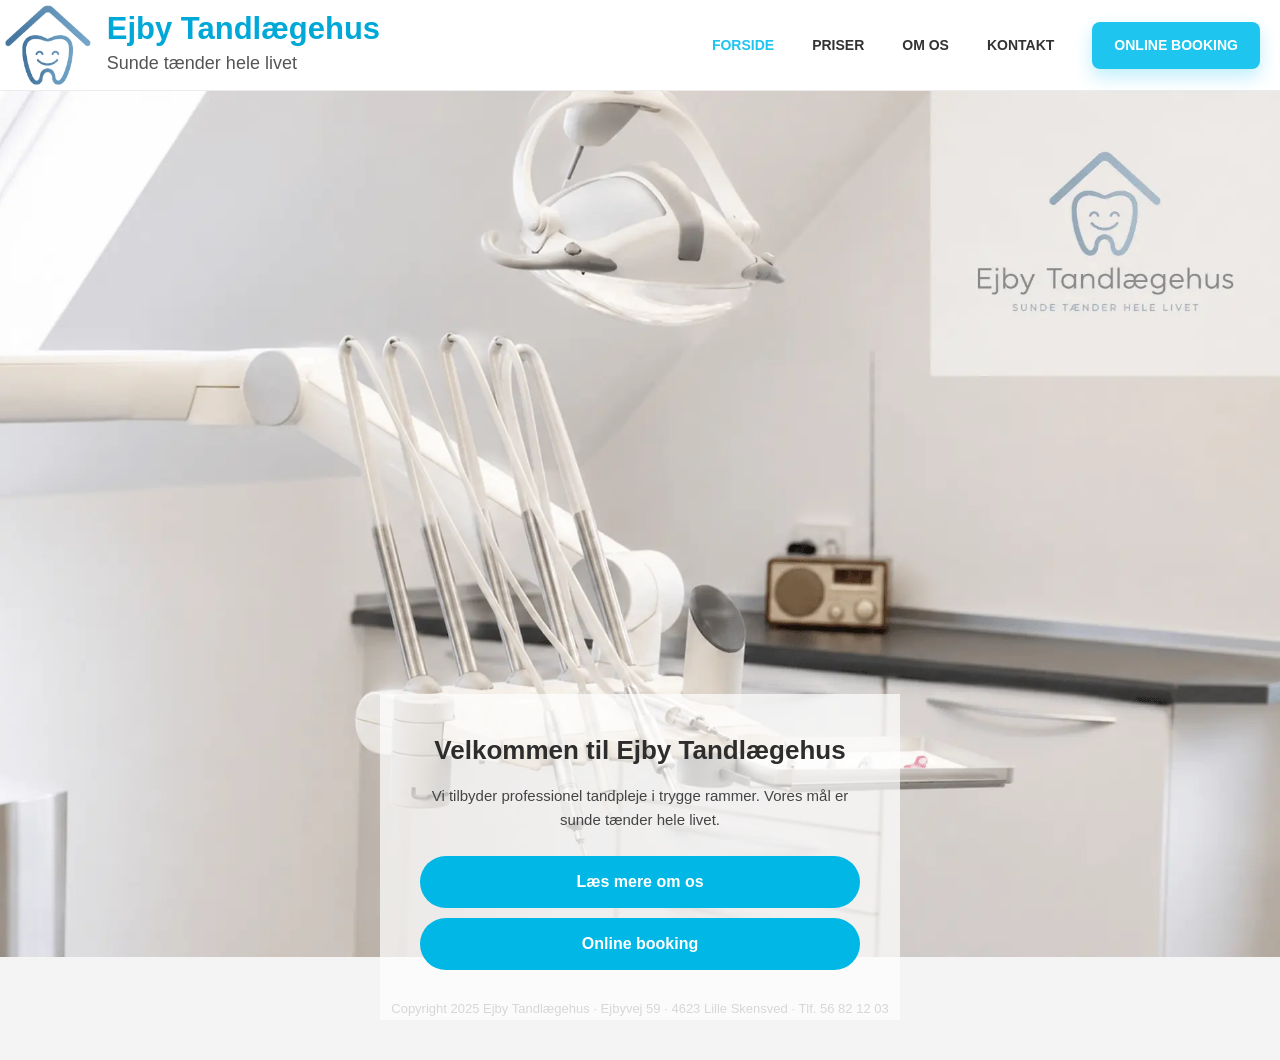
<file: index.html>
<!doctype html>
<html lang="da">
  <head>
    <meta charset="UTF-8" />
    <meta name="viewport" content="width=device-width, initial-scale=1.0" />
    <title>Ejbytandklinik</title>
    <link rel="stylesheet" href="css/style.css" />
    <meta name="robots" content="noindex, nofollow" />
    <link rel="icon" type="image/png" href="imgs/nytlogo.png" />
  </head>

  <body>
    <header>
      <div class="header-container header-inner">
        <div class="logo">
          <div>
            <a href="index.html">
              <img src="imgs/nytlogo.png" alt="Ejby Tandlægehus logo" />
            </a>
          </div>

          <div class="logo-text">
            <h1>Ejby Tandlægehus</h1>
            <p>Sunde tænder hele livet</p>
          </div>
        </div>

        <nav>
          <a href="index.html" class="active">Forside</a>
          <a href="priser.html">Priser</a>
          <a href="om-os.html">Om os</a>
          <a href="kontakt.html">Kontakt</a>
          <a href="booking.html" class="booking-btn">Online Booking</a>
        </nav>

        <div class="mobile-toggle">
          <span></span>
          <span></span>
          <span></span>
        </div>
      </div>
    </header>

    <main>
      <section class="hero-banner">
        <img src="Galleri/Frame 6.webp" alt="Tandklinik" />

        <div class="hero-card">
          <h2>Velkommen til Ejby Tandlægehus</h2>

          <p>Vi tilbyder professionel tandpleje i trygge rammer. Vores mål er sunde tænder hele livet.</p>

          <div class="hero-buttons">
            <a href="om-os.html" class="primary-btn">Læs mere om os</a>
            <a href="booking.html" class="primary-btn">Online booking</a>
          </div>
        </div>
      </section>
    </main>
    <footer>
      <p>Copyright 2025 Ejby Tandlægehus · Ejbyvej 59 · 4623 Lille Skensved · Tlf. 56 82 12 03</p>
    </footer>
    <script>
      const toggle = document.querySelector(".mobile-toggle");
      const nav = document.querySelector("nav");

      toggle.addEventListener("click", () => {
        nav.classList.toggle("active");
      });
    </script>
  </body>
</html>
</file>
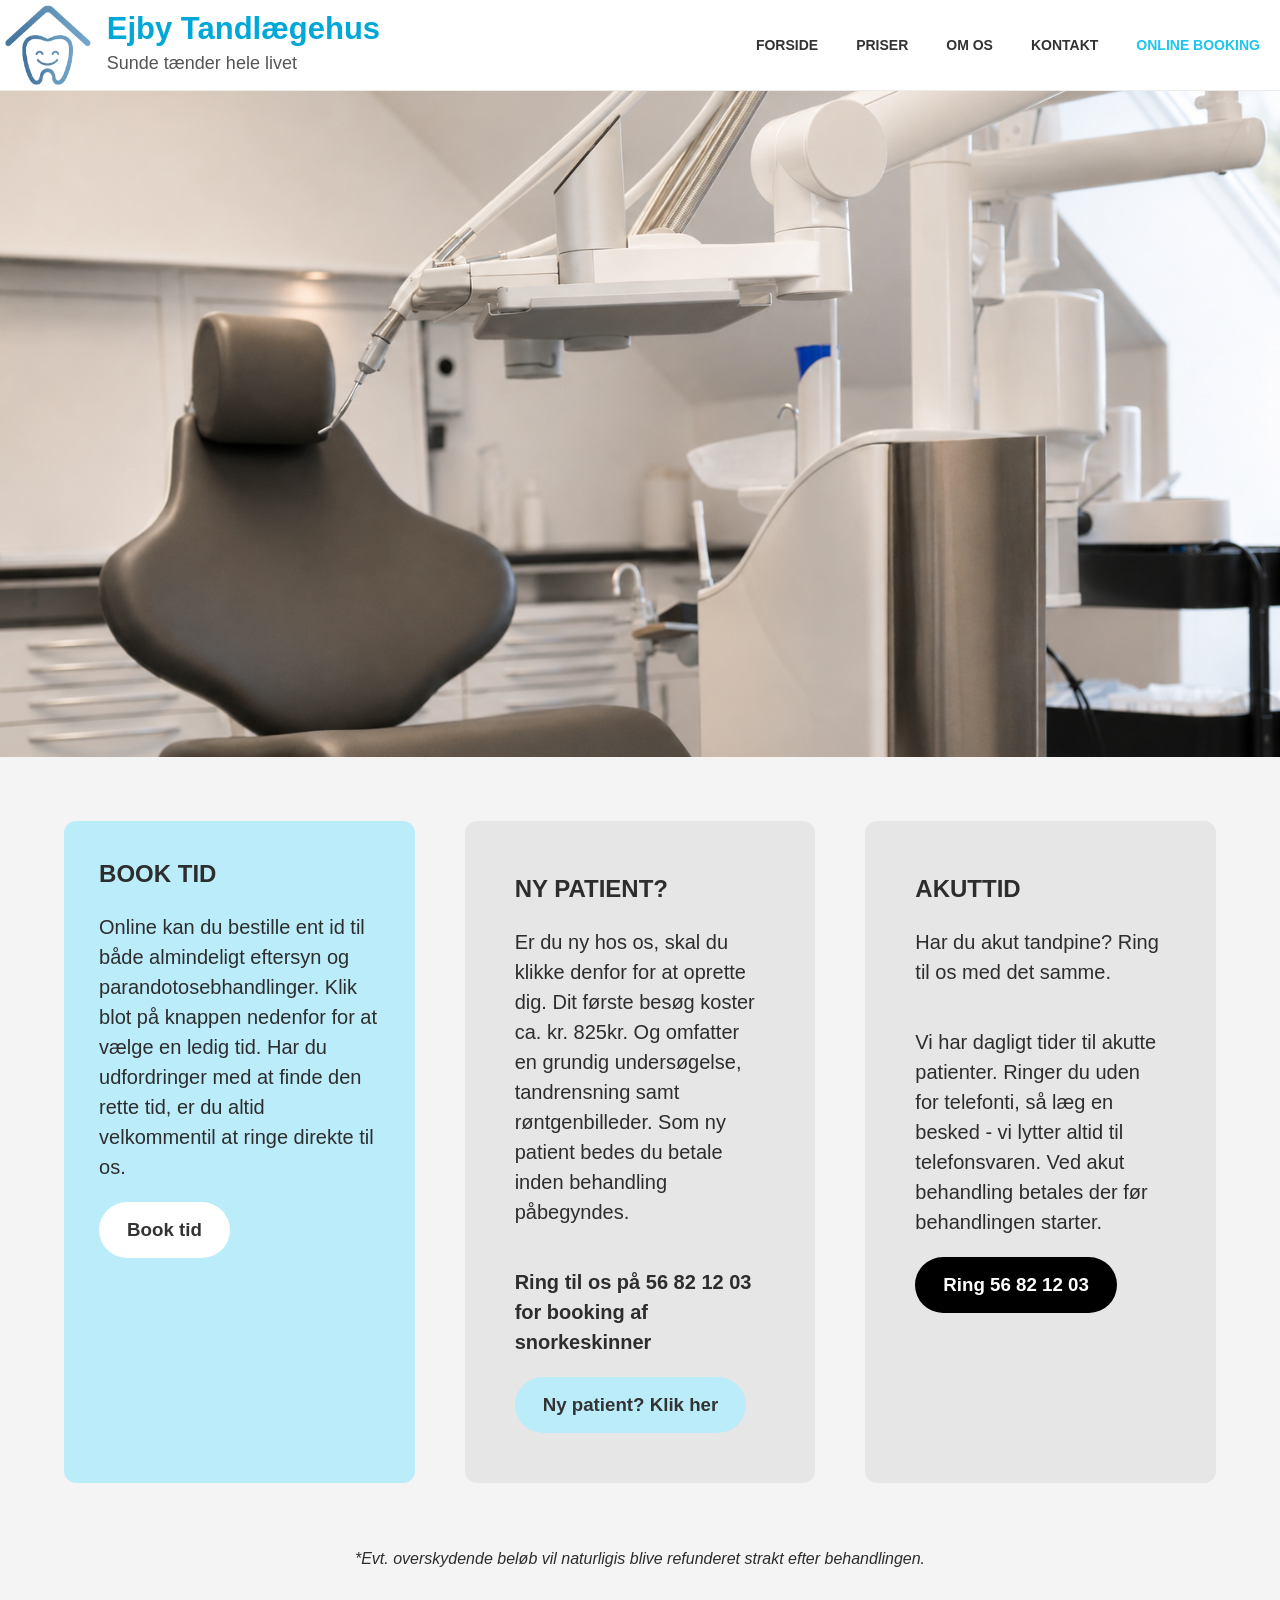
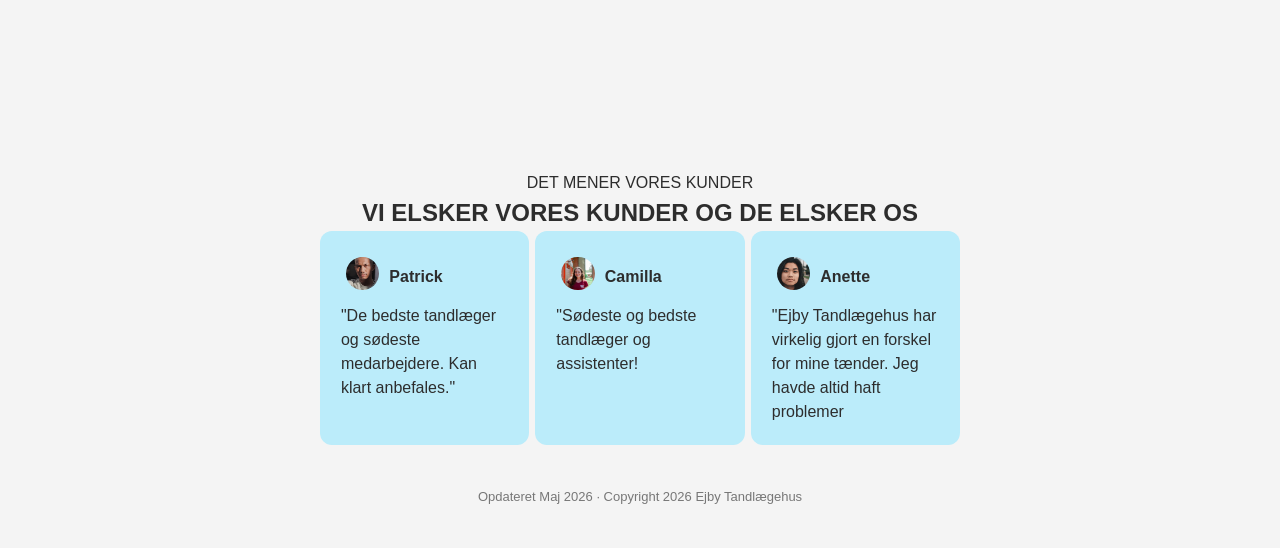
<file: booking.html>
<!doctype html>
<html lang="en">
  <head>
    <meta charset="UTF-8" />
    <meta name="viewport" content="width=device-width, initial-scale=1.0" />
    <title>Booking</title>
    <link rel="stylesheet" href="css/style.css" />
    <link rel="stylesheet" href="css/booking.css" />
    <meta name="robots" content="noindex, nofollow">
    <link rel="icon" type="image/png" href="imgs/nytlogo.png" />

  </head>

  <body>
    <header>
      <div class="header-container header-inner">
        <div class="logo">
          <div>
            <a href="index.html"> 
              <img src="imgs/nytlogo.png" alt="Ejby Tandlægehus logo" />
            </a>
          </div>

          <div class="logo-text">
            <h1>Ejby Tandlægehus</h1>
            <p>Sunde tænder hele livet</p>
          </div>
        </div>

        <nav>
          <a href="index.html">Forside</a>
          <a href="priser.html">Priser</a>
          <a href="om-os.html">Om os</a>
          <a href="kontakt.html">Kontakt</a>
          <a href="booking.html"  class="active" class="booking-btn">Online Booking</a>
        </nav>

        <div class="mobile-toggle">
          <span></span>
          <span></span>
          <span></span>
        </div>
      </div>
    </header>

    <main>
<div class="hero">
<img src="imgs/booking.png" alt="venteværelse med læge og patient" />
</div>



    <div class="grid3-1">

      <div class="gridblue">
        <h2>BOOK TID</h2>
        <p>Online kan du bestille ent id til både almindeligt eftersyn og parandotosebhandlinger. Klik blot på knappen nedenfor for at vælge en ledig tid. Har du udfordringer med at finde den rette tid, er du altid velkommentil at ringe direkte til os.</p>
        <div class="book-btn"><h3>Book tid</h3></div>
      </div>


      <div class="gridgray">
        <h2>NY PATIENT?</h2>
        <p>Er du ny hos os, skal du klikke denfor for at oprette dig. Dit første besøg koster ca. kr. 825kr. Og omfatter en grundig undersøgelse, tandrensning samt røntgenbilleder. Som ny patient bedes du betale inden behandling påbegyndes.
      </p>
      <p class="bold">Ring til os på 56 82 12 03 for booking af snorkeskinner</p>
      <div class="patient-btn">
        <h3> Ny patient? Klik her</h3>
      </div>
      </div>


      <div class="gridgray">
        <h2>AKUTTID</h2>
        <p>Har du akut tandpine? Ring til os med det samme.</p>
        <p>Vi har dagligt tider til akutte patienter. Ringer du uden for telefonti, så læg en besked - vi lytter altid til telefonsvaren. Ved akut behandling betales der før behandlingen starter.</p>
        <div class="akut-btn">
          <h3>Ring 56 82 12 03</h3>
        </div>

      </div>

    </div>

    <div class="cursive">
      <p class="center">
        *Evt. overskydende beløb vil naturligis blive refunderet strakt efter behandlingen. 
      </p>
    </div>






    <section class="space-top">

      <div class="center">

        <div>
        <p>DET MENER VORES KUNDER</p>
      </div>

      <div>
        <h1>VI ELSKER VORES KUNDER OG DE ELSKER OS</h1>
      </div>

      <div class="grid-reviews">

        <div class="review-card">
        <section class="flex">
          <img src="imgs/pb3.webp" alt="anmeldelse" />
          <p class="bold">Patrick</p>
        </section>
          <p>"De bedste tandlæger og sødeste medarbejdere. Kan klart anbefales." </p>
      </div>

        <div class="review-card">
        <section class="flex">
          <img src="imgs/pb2.jpg" alt="anmeldelse" />
          <p class="bold">Camilla</p>
        </section>
          <p>"Sødeste og bedste tandlæger og assistenter! </p>
      </div>
      
      <div class="review-card">
        <section class="flex">
          <img src="imgs/pb1.webp" alt="anmeldelse" />
          <p class="bold">Anette</p>
        </section>
          <p>"Ejby Tandlægehus har virkelig gjort en forskel for mine tænder. Jeg havde altid haft problemer </p>
      </div>
    
    
    
    </div>
    
    </section>







    </main>

    <footer>Opdateret Maj 2026 · Copyright 2026 Ejby Tandlægehus</footer>
        <script>
      const toggle = document.querySelector(".mobile-toggle");
      const nav = document.querySelector("nav");

      toggle.addEventListener("click", () => {
        nav.classList.toggle("active");
      });
    </script>
  </body>
</html>
</file>
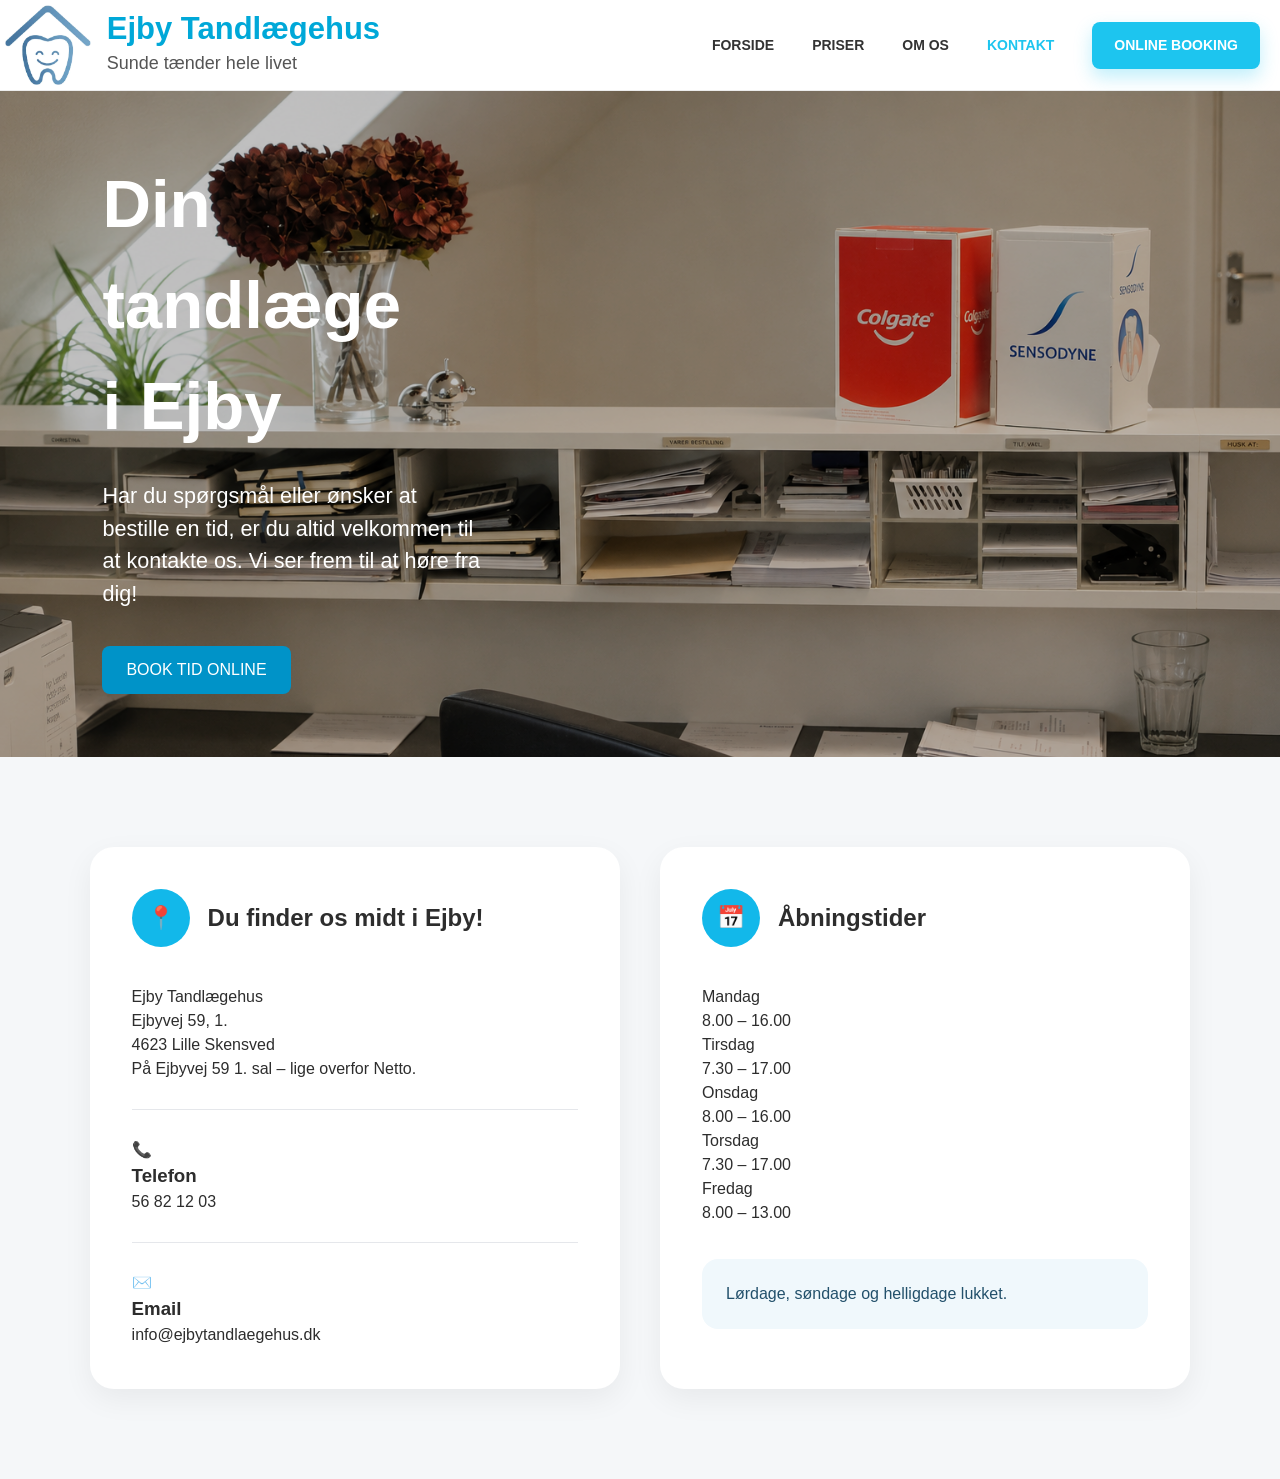
<file: kontakt.html>
<!doctype html>
<html lang="da">
  <head>
    <meta charset="UTF-8" />
    <meta name="viewport" content="width=device-width, initial-scale=1.0" />
    <title>Kontakt</title>
    <link rel="stylesheet" href="css/style.css" />
    <link rel="stylesheet" href="css/kontakt.css" />
    <meta name="robots" content="noindex, nofollow">
    <link rel="icon" type="image/png" href="imgs/nytlogo.png" />

  </head>

  <body>
    <header>
      <div class="header-container header-inner">
        <div class="logo">
          <div>
            <a href="index.html"> 
              <img src="imgs/nytlogo.png" alt="Ejby Tandlægehus logo" />
            </a>
          </div>

          <div class="logo-text">
            <h1>Ejby Tandlægehus</h1>
            <p>Sunde tænder hele livet</p>
          </div>
        </div>

        <nav>
          <a href="index.html">Forside</a>
          <a href="priser.html">Priser</a>
          <a href="om-os.html">Om os</a>
          <a href="kontakt.html" class="active">Kontakt</a>
          <a href="booking.html" class="booking-btn">Online Booking</a>
        </nav>

        <div class="mobile-toggle">
          <span></span>
          <span></span>
          <span></span>
        </div>
      </div>
    </header>

    <section class="hero2">
      <img src="imgs/kontakt1.png" alt="venteværelse med læge og patient" />

      <div class="hero2-overlay"></div>

      <div class="hero2-content">
        <h1>Din tandlæge<br />i Ejby</h1>

        <p>Har du spørgsmål eller ønsker at bestille en tid, er du altid velkommen til at kontakte os. Vi ser frem til at høre fra dig!</p>

        <a href="booking.html" class="hero2-btn">BOOK TID ONLINE</a>
      </div>
    </section>

    <section class="contact-section">
      <div class="contact-grid">
      <div class="info-card">
        <div class="card-title">
           <div class="icon-circle">
            📍
            </div>

            <h2>Du finder os midt i Ejby!</h2>
        </div>
        <p>
          Ejby Tandlægehus<br />
          Ejbyvej 59, 1.<br />
          4623 Lille Skensved
        </p>

        <p>
          På Ejbyvej 59 1. sal – lige overfor Netto.
        </p>

        <div class="info-line"></div>

        <div class="contact-item">
          <span>📞</span>

          <div>
            <h3>Telefon</h3>
            <p>56 82 12 03</p>
          </div>
        </div>

        <div class="info-line"></div>

        <div class="contact-item">
          <span>✉️</span>

          <div>
            <h3>Email</h3>
            <p>info@ejbytandlaegehus.dk</p>
          </div>
        </div>
      </div>
  

    <!-- OPENING HOURS -->
    <div class="info-card">
      <div class="card-title">
        <div class="icon-circle">
          📅
        </div>

        <h2>Åbningstider</h2>
      </div>

      <div class="opening-hours">
        <div>
          <p>Mandag</p>
          <p>8.00 – 16.00</p>
        </div>

        <div>
          <p>Tirsdag</p>
          <p>7.30 – 17.00</p>
        </div>

        <div>
          <p>Onsdag</p>
          <p>8.00 – 16.00</p>
        </div>

        <div>
          <p>Torsdag</p>
          <p>7.30 – 17.00</p>
        </div>

        <div>
          <p>Fredag</p>
          <p>8.00 – 13.00</p>
        </div>
      </div>

      <div class="closed-box">
        <p>Lørdage, søndage og helligdage lukket.</p>
      </div>
    </div>
  </div>
  </div>
</section>
    <script>
      const toggle = document.querySelector(".mobile-toggle");
      const nav = document.querySelector("nav");

      toggle.addEventListener("click", () => {
        nav.classList.toggle("active");
      });
    </script>
  </body>
</html>
</file>
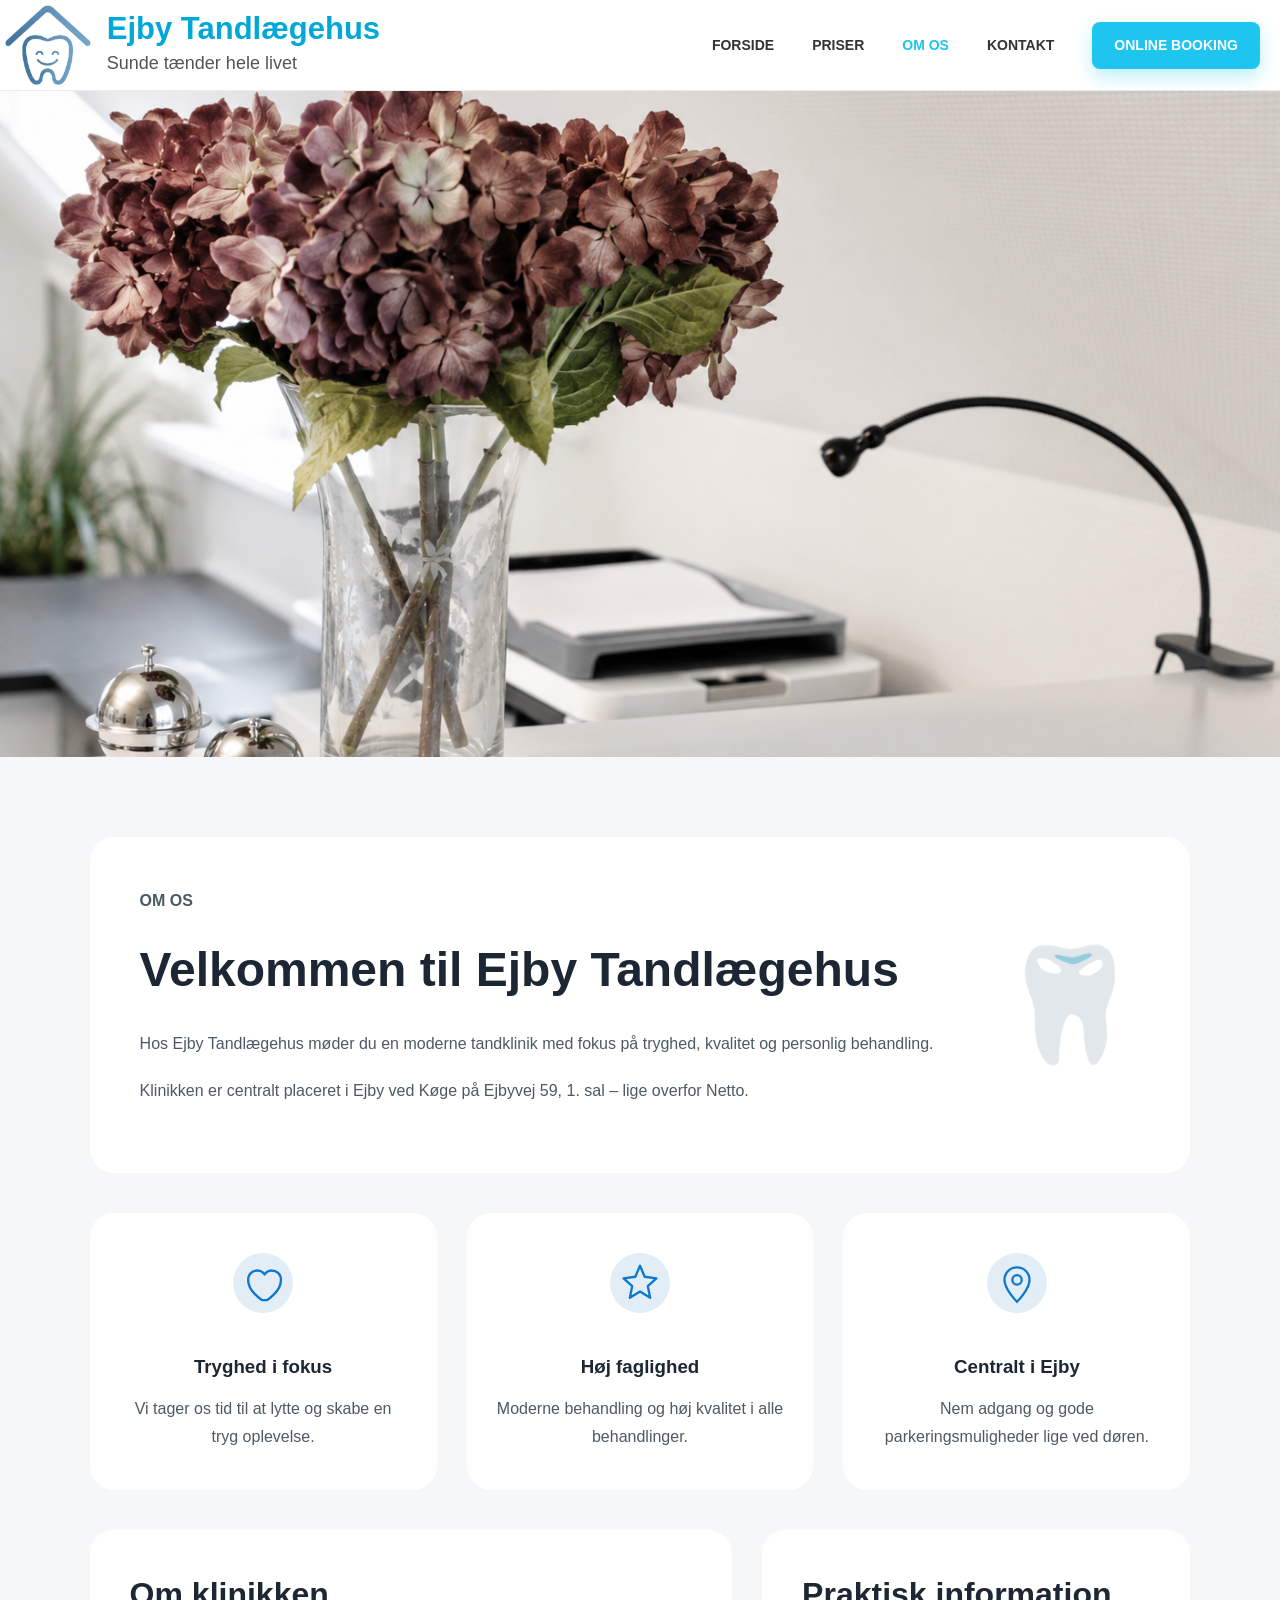
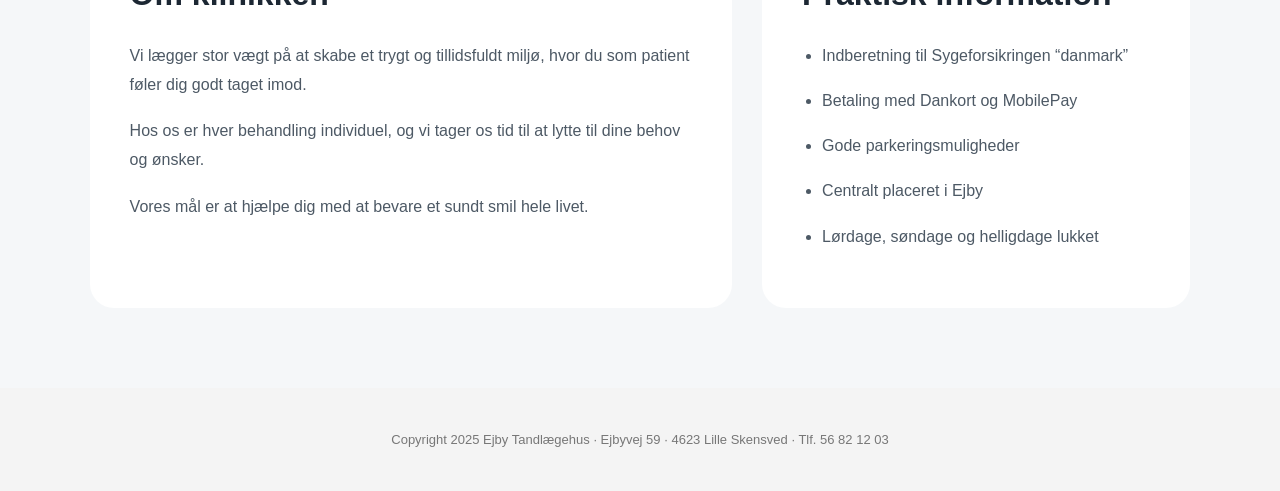
<file: om-os.html>
<!doctype html>
<html lang="da">
  <head>
    <meta charset="UTF-8" />
    <meta name="viewport" content="width=device-width, initial-scale=1.0" />
    <title>Om os</title>
    <link rel="stylesheet" href="css/style.css" />
    <link rel="stylesheet" href="css/om-os.css" />
    <meta name="robots" content="noindex, nofollow" />
    <link rel="icon" type="image/png" href="imgs/nytlogo.png" />
  </head>
  <header>
    <div class="header-container header-inner">
      <div class="logo">
        <div>
          <a href="index.html">
            <img src="imgs/nytlogo.png" alt="Ejby Tandlægehus logo" />
          </a>
        </div>

        <div class="logo-text">
          <h1>Ejby Tandlægehus</h1>
          <p>Sunde tænder hele livet</p>
        </div>
      </div>

      <nav>
        <a href="index.html">Forside</a>
        <a href="priser.html">Priser</a>
        <a href="om-os.html" class="active">Om os</a>
        <a href="kontakt.html">Kontakt</a>
        <a href="booking.html" class="booking-btn">Online Booking</a>
      </nav>

      <div class="mobile-toggle">
        <span></span>
        <span></span>
        <span></span>
      </div>
    </div>
  </header>
  <body>
    <section class="hero">
      <img src="imgs/om-os.png" alt="bookingbillede" />
    </section>

    <section class="about-section">
      <div class="about-container">
        <!-- INTRO -->
        <div class="intro-box">
          <div class="intro-text">
            <p class="small-title">OM OS</p>

            <h2>Velkommen til Ejby Tandlægehus</h2>

            <p>Hos Ejby Tandlægehus møder du en moderne tandklinik med fokus på tryghed, kvalitet og personlig behandling.</p>

            <p>Klinikken er centralt placeret i Ejby ved Køge på Ejbyvej 59, 1. sal – lige overfor Netto.</p>
          </div>

          <div class="intro-icon">🦷</div>
        </div>

        <!-- CARDS -->
        <div class="value-grid">
          <div class="value-card">
            <div class="value-icon">
              <img src="icons/heart.svg" alt="Heart icon" class="icon" />
            </div>

            <h3>Tryghed i fokus</h3>

            <p>Vi tager os tid til at lytte og skabe en tryg oplevelse.</p>
          </div>

          <div class="value-card">
            <div class="value-icon">
              <img src="icons/star.svg" alt="Star icon" class="icon" />
            </div>

            <h3>Høj faglighed</h3>

            <p>Moderne behandling og høj kvalitet i alle behandlinger.</p>
          </div>

          <div class="value-card">
            <div class="value-icon">
              <img src="icons/location-icon.svg" alt="Location icon" class="icon" />
            </div>

            <h3>Centralt i Ejby</h3>

            <p>Nem adgang og gode parkeringsmuligheder lige ved døren.</p>
          </div>
        </div>

        <!-- CONTENT -->
        <div class="content-grid">
          <div class="content-box">
            <h3>Om klinikken</h3>

            <p>Vi lægger stor vægt på at skabe et trygt og tillidsfuldt miljø, hvor du som patient føler dig godt taget imod.</p>

            <p>Hos os er hver behandling individuel, og vi tager os tid til at lytte til dine behov og ønsker.</p>

            <p>Vores mål er at hjælpe dig med at bevare et sundt smil hele livet.</p>
          </div>

          <div class="content-box">
            <h3>Praktisk information</h3>

            <ul>
              <li>Indberetning til Sygeforsikringen “danmark”</li>
              <li>Betaling med Dankort og MobilePay</li>
              <li>Gode parkeringsmuligheder</li>
              <li>Centralt placeret i Ejby</li>
              <li>Lørdage, søndage og helligdage lukket</li>
            </ul>
          </div>
        </div>
      </div>
    </section>

    <footer>
      <p>Copyright 2025 Ejby Tandlægehus · Ejbyvej 59 · 4623 Lille Skensved · Tlf. 56 82 12 03</p>
    </footer>
    <script>
      const toggle = document.querySelector(".mobile-toggle");
      const nav = document.querySelector("nav");

      toggle.addEventListener("click", () => {
        nav.classList.toggle("active");
      });
    </script>
  </body>
</html>
</file>
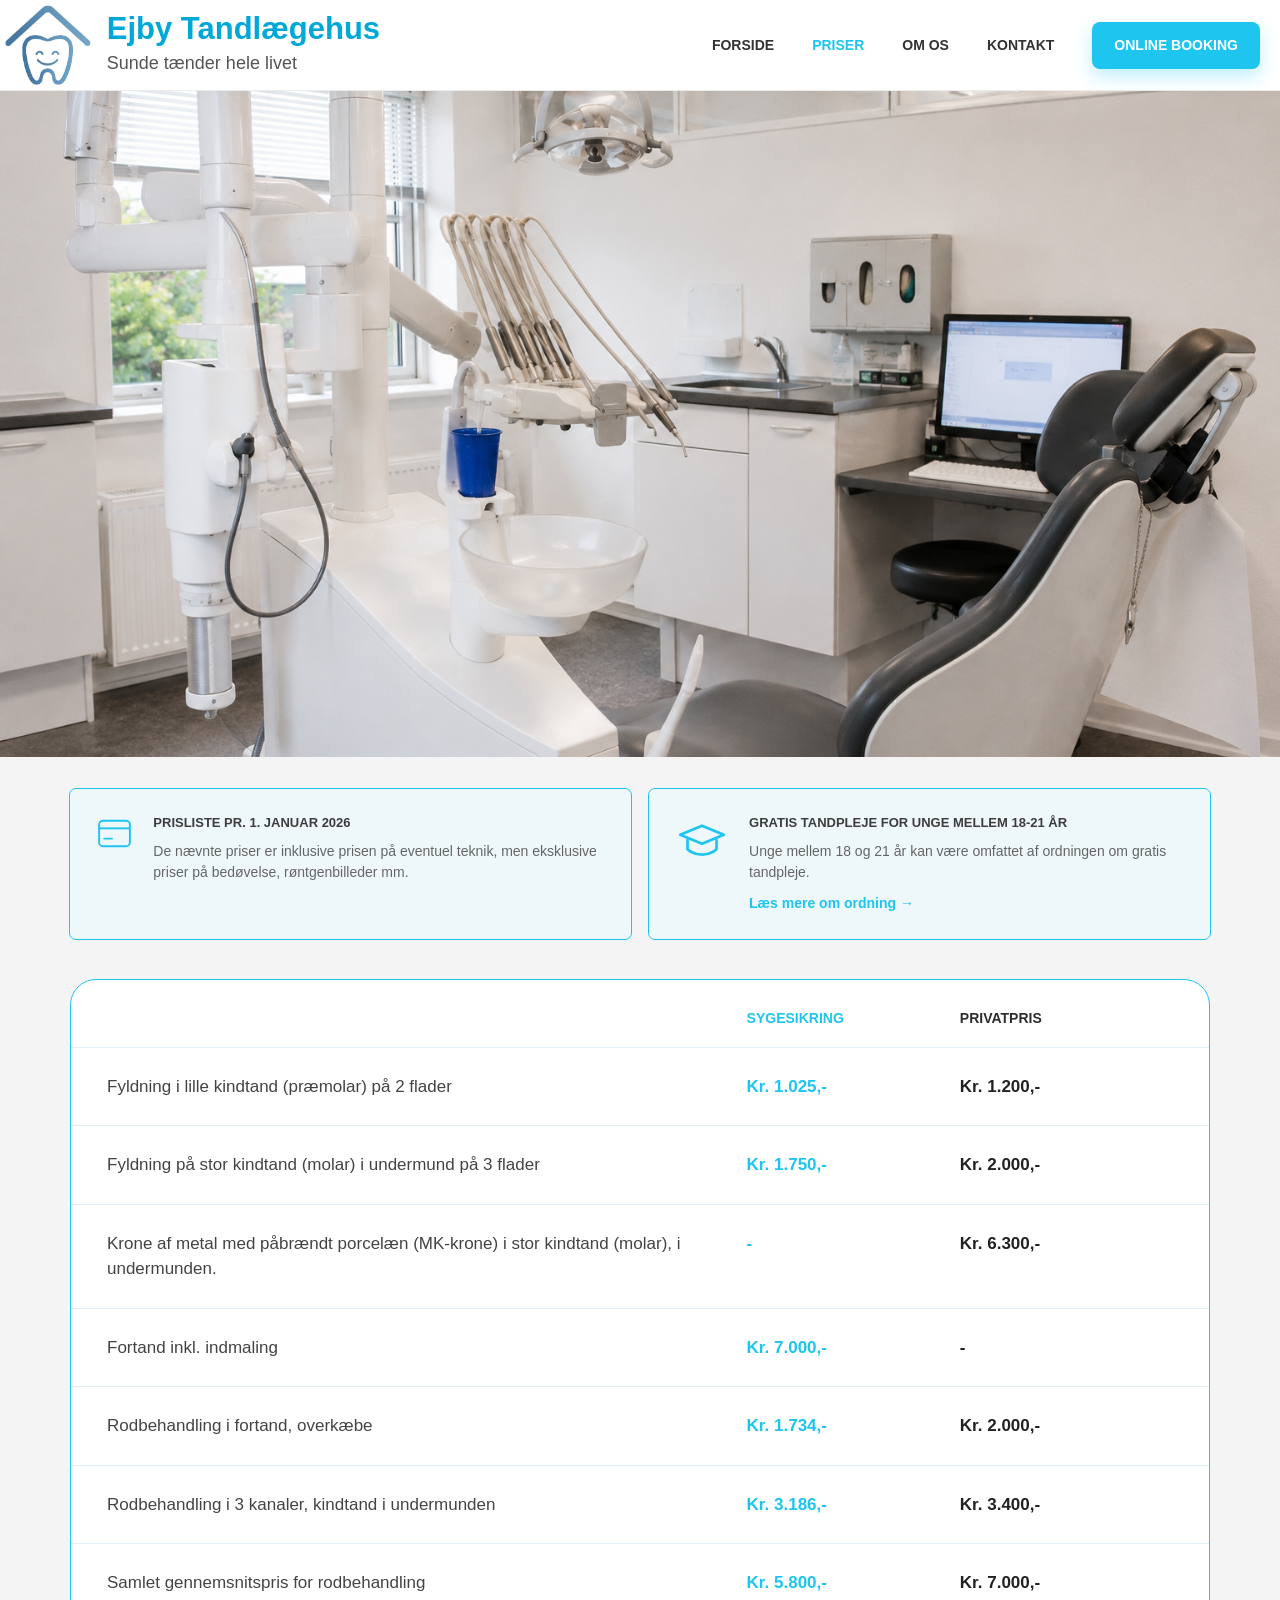
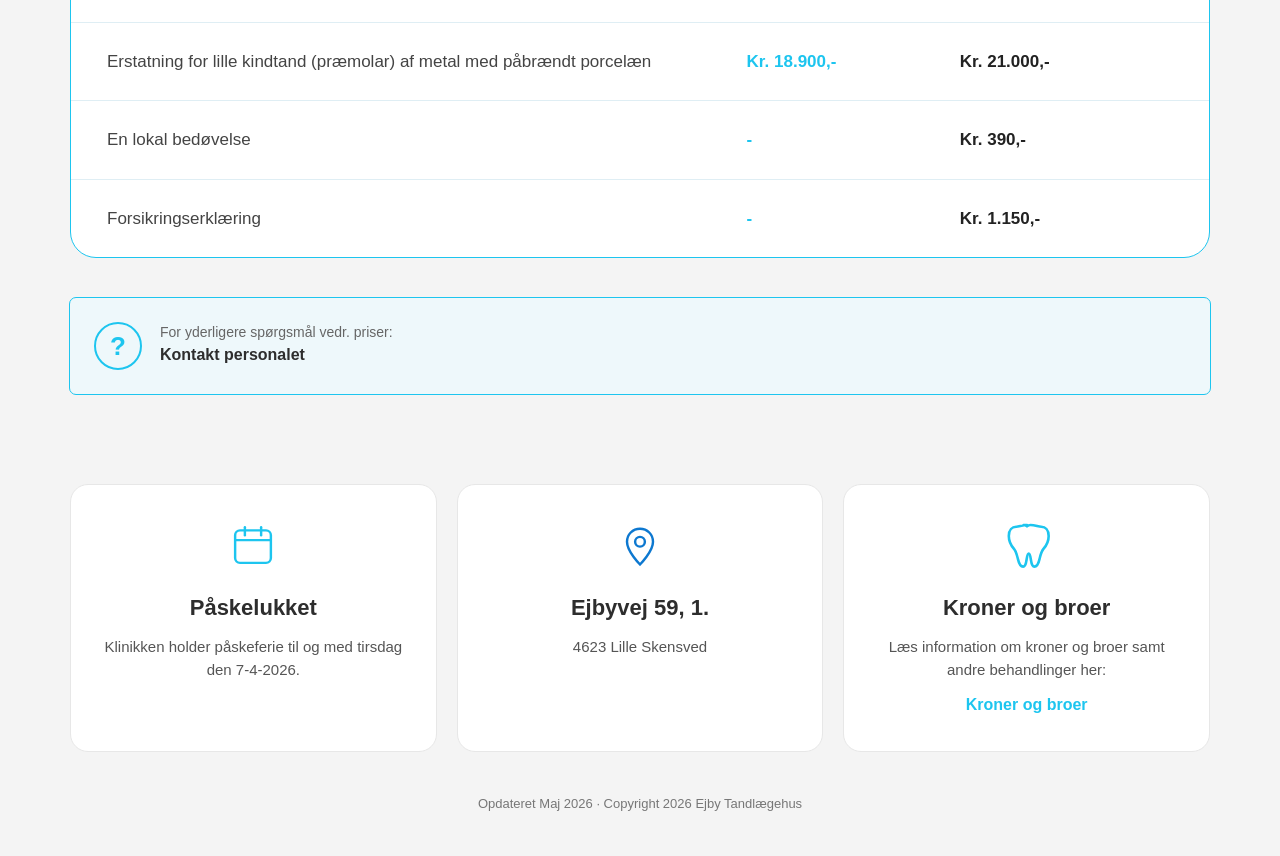
<file: priser.html>
<!doctype html>
<html lang="en">
  <head>
    <meta charset="UTF-8" />
    <meta name="viewport" content="width=device-width, initial-scale=1.0" />
    <title>Priser</title>
    <link rel="stylesheet" href="css/style.css" />
    <link rel="stylesheet" href="css/priser.css" />
    <meta name="robots" content="noindex, nofollow" />
    <link rel="icon" type="image/png" href="imgs/nytlogo.png" />
  </head>

  <body>
    <header>
      <div class="header-container header-inner">
        <div class="logo">
          <div>
            <a href="index.html">
              <img src="imgs/nytlogo.png" alt="Ejby Tandlægehus logo" />
            </a>
          </div>

          <div class="logo-text">
            <h1>Ejby Tandlægehus</h1>
            <p>Sunde tænder hele livet</p>
          </div>
        </div>

        <nav>
          <a href="index.html">Forside</a>
          <a href="priser.html" class="active">Priser</a>
          <a href="om-os.html">Om os</a>
          <a href="kontakt.html">Kontakt</a>
          <a href="booking.html" class="booking-btn">Online Booking</a>
        </nav>

        <div class="mobile-toggle">
          <span></span>
          <span></span>
          <span></span>
        </div>
      </div>
    </header>

    <main>
      <section class="hero">
        <img src="imgs/priser.png" alt="Tandlæge" />
      </section>

      <div class="container">
        <section class="info-grid">
          <div class="info-box">
            <div><img src="icons/card-icon.svg" alt="Prisliste" /></div>

            <div>
              <h3>Prisliste pr. 1. januar 2026</h3>

              <p>De nævnte priser er inklusive prisen på eventuel teknik, men eksklusive priser på bedøvelse, røntgenbilleder mm.</p>
            </div>
          </div>

          <div class="info-box">
            <div><img src="icons/graduation-icon.svg" alt="Prisliste" /></div>

            <div>
              <h3>Gratis tandpleje for unge mellem 18-21 år</h3>

              <p>Unge mellem 18 og 21 år kan være omfattet af ordningen om gratis tandpleje.</p>

              <a href="https://www.tandlaegeforeningen.dk/til-tandlaeger/til-dine-patienter/priser-og-tilskudsmuligheder/tilskud-til-tandpleje/unge-mellem-18-og-21-aar/">Læs mere om ordning →</a>
            </div>
          </div>
        </section>

        <section class="pricing-card">
          <div class="pricing-header">
            <div></div>
            <div>Sygesikring</div>
            <div>Privatpris</div>
          </div>

          <div class="pricing-row">
            <p>Fyldning i lille kindtand (præmolar) på 2 flader</p>
            <div class="price-blue">Kr. 1.025,-</div>
            <div class="price-black">Kr. 1.200,-</div>
          </div>

          <div class="pricing-row">
            <p>Fyldning på stor kindtand (molar) i undermund på 3 flader</p>
            <div class="price-blue">Kr. 1.750,-</div>
            <div class="price-black">Kr. 2.000,-</div>
          </div>

          <div class="pricing-row">
            <p>Krone af metal med påbrændt porcelæn (MK-krone) i stor kindtand (molar), i undermunden.</p>

            <div class="price-blue">-</div>
            <div class="price-black">Kr. 6.300,-</div>
          </div>

          <div class="pricing-row">
            <p>Fortand inkl. indmaling</p>
            <div class="price-blue">Kr. 7.000,-</div>
            <div class="price-black">-</div>
          </div>

          <div class="pricing-row">
            <p>Rodbehandling i fortand, overkæbe</p>
            <div class="price-blue">Kr. 1.734,-</div>
            <div class="price-black">Kr. 2.000,-</div>
          </div>

          <div class="pricing-row">
            <p>Rodbehandling i 3 kanaler, kindtand i undermunden</p>
            <div class="price-blue">Kr. 3.186,-</div>
            <div class="price-black">Kr. 3.400,-</div>
          </div>

          <div class="pricing-row">
            <p>Samlet gennemsnitspris for rodbehandling</p>
            <div class="price-blue">Kr. 5.800,-</div>
            <div class="price-black">Kr. 7.000,-</div>
          </div>

          <div class="pricing-row">
            <p>Erstatning for lille kindtand (præmolar) af metal med påbrændt porcelæn</p>

            <div class="price-blue">Kr. 18.900,-</div>
            <div class="price-black">Kr. 21.000,-</div>
          </div>

          <div class="pricing-row">
            <p>En lokal bedøvelse</p>
            <div class="price-blue">-</div>
            <div class="price-black">Kr. 390,-</div>
          </div>

          <div class="pricing-row">
            <p>Forsikringserklæring</p>
            <div class="price-blue">-</div>
            <div class="price-black">Kr. 1.150,-</div>
          </div>
        </section>

        <section class="info-box">
          <div class="question-circle">?</div>

          <div>
            <p>For yderligere spørgsmål vedr. priser:</p>
            <strong>Kontakt personalet</strong>
          </div>
        </section>

        <section class="footer-grid">
          <div class="footer-card">
            <div><img src="icons/calendar-icon.svg" alt="Prisliste" /></div>

            <h3>Påskelukket</h3>

            <p>Klinikken holder påskeferie til og med tirsdag den 7-4-2026.</p>
          </div>

          <div class="footer-card">
            <div><img src="icons/location-icon.svg" alt="Prisliste" /></div>

            <h3>Ejbyvej 59, 1.</h3>

            <p>4623 Lille Skensved</p>
          </div>

          <div class="footer-card">
            <div><img src="icons/tooth-icon.svg" alt="Prisliste" /></div>

            <h3>Kroner og broer</h3>

            <p>Læs information om kroner og broer samt andre behandlinger her:</p>

            <a href="https://www.tandlaegeforeningen.dk/til-tandlaeger/til-dine-patienter/tandsygdomme-gener-og-behandlinger/g-k/kroner-og-broer/">Kroner og broer</a>
          </div>
        </section>
      </div>
    </main>

    <footer>Opdateret Maj 2026 · Copyright 2026 Ejby Tandlægehus</footer>
    <script>
      const toggle = document.querySelector(".mobile-toggle");
      const nav = document.querySelector("nav");

      toggle.addEventListener("click", () => {
        nav.classList.toggle("active");
      });
    </script>
  </body>
</html>
</file>
<file: css/style.css>
* {
  margin: 0;
  padding: 0;
  box-sizing: border-box;
}

html,
body {
  overscroll-behavior: none;
}

body {
  font-family: "Inter", sans-serif;
  background: #f4f4f4;
  color: #2d2d2d;
  line-height: 1.5;
}

a {
  text-decoration: none;
  color: inherit;
}

img {
  width: 100%;
  display: block;
}

.container {
  width: 100%;
  max-width: 1180px;
  margin: 0 auto;
  padding: 0 20px;
}

/* HEADER */

header {
  background: #fff;
  border-bottom: 1px solid #ececec;
  position: sticky;
  top: 0;
  z-index: 20;
}

.header-inner {
  max-height: 100%;
  display: flex;
  align-items: center;
  justify-content: space-between;
}

.header-container {
  width: 100%;
  max-width: 1920px;
  margin: 0 auto;
  padding: 0 20px 0 0;
}

.logo {
  display: flex;
  align-items: center;
  gap: 16px;
  max-height: 100%;
  position: relative;
  padding: 5px;
}

.logo img {
  max-height: 80px;
}

.logo-icon {
  width: 70px;
  height: 70px;
  background: #1dc5ef;
  border-radius: 12px;
  position: relative;
}

.logo-icon::before {
  content: "";
  position: absolute;
  width: 38px;
  height: 38px;
  background: white;
  border-radius: 50%;
  left: 50%;
  top: 52%;
  transform: translate(-50%, -50%);
}

.logo-text h1 {
  font-size: 31px;
  font-weight: 600;
  line-height: 1;
  margin-bottom: 6px;
  color: #00a8d8;
}

.logo-text p {
  font-size: 18px;
  color: #555;
}

nav {
  display: flex;
  align-items: center;
  gap: 38px;
}

nav a {
  font-size: 14px;
  font-weight: 700;
  color: #333;
  text-transform: uppercase;
}

nav a.active {
  color: #1dc5ef;
}

.booking-btn {
  background: #1dc5ef;
  color: white;
  padding: 13px 22px;
  border-radius: 8px;
  font-size: 14px;
  font-weight: 700;
  box-shadow: 0 8px 18px rgba(29, 197, 239, 0.28);
}

.mobile-toggle {
  display: none;
  flex-direction: column;
  gap: 6px;
  cursor: pointer;
}

.mobile-toggle span {
  width: 34px;
  height: 4px;
  background: #1dc5ef;
  border-radius: 999px;
}

/* HERO */

.hero-banner img {
  border-radius: 0px;
  margin: 0px;
  width: 100%;
  object-fit: cover;
}

.hero {
  position: relative;
  width: 100%;
  height: 74vh;
  overflow: hidden;
}

.hero img {
  width: 100%;
  height: 100%;
  object-fit: cover;
  object-position: center;
}

.hero-card {
  position: absolute;
  left: 50%;
  bottom: -120px;
  transform: translateX(-50%);
  width: 520px;
  background: rgba(255, 255, 255, 0.7);
  padding: 40px;
  text-align: center;
}

.hero-card h2 {
  font-size: 26px;
  margin-bottom: 16px;
  line-height: 1.3;
}

.hero-card p {
  font-size: 15px;
  color: #444;
  line-height: 1.6;
  margin-bottom: 24px;
}

.primary-btn {
  display: block;
  background: #00b7e5;
  color: white;
  text-decoration: none;
  padding: 14px;
  border-radius: 999px;
  font-weight: bold;
  transition: 0.3s;
  margin-bottom: 10px;
}

.primary-btn:hover {
  background: #0097bf;
}

footer {
  text-align: center;
  color: #777;
  font-size: 13px;
  padding: 42px 20px;
}

@media (max-width: 768px) {
  .hero-card {
    position: static;
    transform: none;
    width: 100%;
    margin: 0 auto;
  }

  .hero {
    padding-bottom: 0;
  }

  nav {
    display: flex;
    flex-direction: column;

    position: absolute;
    top: 90px;
    left: 0;

    width: 100%;
    background: white;

    padding: 30px 0;
    gap: 24px;
    align-items: center;

    opacity: 0;
    visibility: hidden;
    pointer-events: none;

    transition: 0.3s ease;
  }

  nav.active {
    opacity: 1;
    visibility: visible;
    pointer-events: auto;
  }

  .mobile-toggle {
    display: flex;
    flex-direction: column;
    gap: 6px;
    cursor: pointer;
  }
  }

  .mobile-toggle span {
    width: 34px;
    height: 3px;
    background: #1dc5ef;
    border-radius: 20px;
  }
}
</file>
<file: css/booking.css>
/* GRID*/

.grid-reviews {
  display: grid;
  grid-template-columns: 1fr 1fr 1fr;
  gap: 1%;
  max-width: 50%;
  margin: 0 auto;
}

.review-card {
  background: #bbecfa;
  padding: 10%;
  border-radius: 12px;
}

.review-card p {
  padding-top: 5%;
  text-align: left;
}

.flex {
  display: flex;
  width: 100%;
  gap: 10px;
  margin: 5px;
}

.flex img {
  border-radius: 50%;
  width: 20%;
  aspect-ratio: 1/1;
  object-fit: cover;
}

.grid3-1 {
  display: grid;
  grid-template-columns: 1fr 1fr 1fr;
  gap: 50px;
  margin: 5%;
}

.grid3-1 p {
  font-size: 20px;
  line-height: 1.5;
  padding-top: 20px;
  padding-bottom: 20px;
}

.gridblue {
  background: #bbecfa;
  padding: 10%;
  border-radius: 12px;
}

.gridgray {
  background: rgb(217, 217, 217, 0.5);
  padding: 50px;
  border-radius: 12px;
}

/* BUTTONS */

.book-btn {
  display: inline-block;
  background: white;
  color: #333;
  text-decoration: none;
  padding: 14px 28px;
  border-radius: 999px;
  font-weight: bold;
  transition: 0.3s;
  position: relative;
}

.patient-btn {
  display: inline-block;
  background: #bbecfa;
  color: #333;
  text-decoration: none;
  padding: 14px 28px;
  border-radius: 999px;
  font-weight: bold;
  transition: 0.3s;
}

.akut-btn {
  display: inline-block;
  background: Black;
  color: White;
  text-decoration: none;
  padding: 14px 28px;
  border-radius: 999px;
  transition: 0.3s;
}

.bold {
  font-weight: bold;
}

.center {
  text-align: center;
}

.cursive {
  font-style: italic;
}

.space-top {
  margin-top: 200px;
}


@media (max-width: 768px) {
  .grid-reviews {
    grid-template-columns: 1fr;
    max-width: 90%;
  }

  .grid3-1 {
    grid-template-columns: 1fr;
    gap: 30px;
  }
}
</file>
<file: css/kontakt.css>
.hero2 {
  position: relative;
  width: 100%;
  height: 74vh;
  overflow: hidden;
}

.hero2 img {
  width: 100%;
  height: 100%;
  object-fit: cover;
  object-position: top;
}

.hero2-overlay {
  position: absolute;
  inset: 0;
  background: rgba(0, 0, 0, 0.25);
}

.hero2-content {
  position: absolute;
  top: 50%;
  left: 8%;
  transform: translateY(-50%);
  max-width: 30%;
  color: white;
  z-index: 2;
}

.hero2-content h1 {
  font-size: 4.2rem;
  margin-bottom: 24px;
}

.hero2-content p {
  font-size: 1.35rem;
  margin-bottom: 36px;
}

.hero2-btn {
  display: inline-block;
  background: #0093c8;
  color: white;
  padding: 12px 24px;
  border-radius: 8px;
}

.hero2-btn:hover {
  background: #71d0f3;
  transition: 0.2s ease;
}

.contact-section {
  background: #f5f7f9;
  padding: 90px 7%;
}

.contact-grid {
  display: grid;
  grid-template-columns: repeat(2, 1fr);
  gap: 40px;
  max-width: 1400px;
  margin: auto;
}

.info-card {
  background: white;
  border-radius: 24px;
  padding: 42px;
  box-shadow: 0 10px 30px rgba(0, 0, 0, 0.06);
}

.card-title {
  display: flex;
  align-items: center;
  gap: 18px;
  margin-bottom: 38px;
}

.icon-circle {
  width: 58px;
  height: 58px;
  border-radius: 50%;
  background: #12b8ea;
  display: flex;
  align-items: center;
  justify-content: center;
  font-size: 1.4rem;
}

.info-line {
  width: 100%;
  height: 1px;
  background: #e5e7eb;
  margin: 28px 0;
}

.closed-box {
  margin-top: 34px;
  background: #f0f8fc;
  border-radius: 16px;
  padding: 22px 24px;
}

.closed-box p {
  margin: 0;
  color: #22506b;
  font-size: 1rem;
  line-height: 1.6;
  font-weight: 500;
}

/* MOBILE */
@media (max-width: 700px) {
  .hero2 {
    height: 65vh;
  }

  .hero2-content {
    left: 6%;
    right: 6%;
    max-width: 100%;
  }

  .hero2-content h1 {
    font-size: 2.4rem;
  }

  .hero2-content p {
    font-size: 1rem;
  }

  .hero2-btn {
    width: 100%;
    text-align: center;
  }

  .info-card {
    padding: 28px;
  }

  .card-title h2 {
    font-size: 1.5rem;
  }

  .contact-grid {
    grid-template-columns: 1fr;
  }
}
</file>
<file: css/om-os.css>
.about-section {
  background: #f5f7f9;
  padding: 80px 7%;
}

.about-container {
  max-width: 1200px;
  margin: auto;
}

/* INTRO */

.intro-box {
  background: white;
  border-radius: 24px;
  padding: 50px;
  display: flex;
  justify-content: space-between;
  align-items: center;
  gap: 40px;
  margin-bottom: 40px;
}

.small-title {
  color: #12b8ea;
  font-weight: 700;
  margin-bottom: 14px;
}

.intro-text h2 {
  font-size: 3rem;
  margin-bottom: 24px;
  color: #1c2733;
}

.intro-text p {
  color: #4d5965;
  line-height: 1.8;
  margin-bottom: 18px;
}

.intro-icon {
  font-size: 7rem;
}

/* VALUE CARDS */

.value-grid {
  display: grid;
  grid-template-columns: repeat(3, 1fr);
  gap: 30px;
  margin-bottom: 40px;
}

.value-card {
  background: white;
  border-radius: 24px;
  padding: 40px 30px;
  text-align: center;
}

.value-icon {
  font-size: 3rem;
  margin-bottom: 20px;
}

.value-card h3 {
  margin-bottom: 14px;
  color: #1c2733;
}

.value-card p {
  color: #4d5965;
  line-height: 1.7;
}

/* CONTENT */

.content-grid {
  display: grid;
  grid-template-columns: 1.2fr 0.8fr;
  gap: 30px;
}

.content-box {
  background: white;
  border-radius: 24px;
  padding: 40px;
}

.content-box h3 {
  margin-bottom: 24px;
  font-size: 2rem;
  color: #1c2733;
}

.content-box p {
  color: #4d5965;
  line-height: 1.8;
  margin-bottom: 18px;
}

.content-box ul {
  padding-left: 20px;
}

.content-box li {
  margin-bottom: 18px;
  color: #4d5965;
  line-height: 1.7;
}

.icon {
  padding: 5px;
  width: 60px;
  height: 60px;
  background: #e3edf6;
  border-radius: 99px;
  display: inline-flex;
  align-items: center;
  justify-content: center;
}

/* MOBILE */

@media (max-width: 768px) {
  .intro-box,
  .value-card,
  .content-box {
    padding: 30px;
  }

  .intro-text h2 {
    font-size: 2.2rem;
  }

  .value-grid,
  .content-grid {
    display: flex;
    flex-direction: column;
  }
}
</file>
<file: css/priser.css>
.info-grid {
  display: grid;
  grid-template-columns: repeat(2, 1fr);
  gap: 18px;
  margin: 32px 0 40px;
}

.info-box {
  background: #eef8fb;
  border-radius: 6px;
  padding: 24px;
  display: flex;
  gap: 18px;
  align-items: flex-start;
  outline: 1px solid #1dc5ef;
}

.info-icon {
  min-width: 52px;
  width: 52px;
  height: 52px;
  border: 2px solid #1dc5ef;
  border-radius: 12px;
}

.info-box h3 {
  font-size: 13px;
  text-transform: uppercase;
  margin-bottom: 8px;
  color: #3d3d3d;
}

.info-box p {
  font-size: 14px;
  color: #666;
}

.info-box a {
  color: #1dc5ef;
  font-weight: 600;
  display: inline-block;
  margin-top: 10px;
  font-size: 14px;
}

/* HERO CARD */

.hero-card {
  position: absolute;
  left: 50%;
  bottom: -120px;
  transform: translateX(-50%);
  width: 520px;
  background: rgba(255, 255, 255, 0.7);
  padding: 40px;
  text-align: center;
}

.hero-card h2 {
  font-size: 26px;
  margin-bottom: 16px;
  line-height: 1.3;
}

.hero-card p {
  font-size: 15px;
  color: #444;
  line-height: 1.6;
  margin-bottom: 24px;
}

@media (max-width: 768px) {
  .hero-card {
    position: static;
    transform: none;
    width: 100%;
    margin: 0 auto;
  }

  .hero {
    padding-bottom: 0;
  }
}

/* TABLE */

.pricing-card {
  background: white;
  border: 1px solid #1dc5ef;
  border-radius: 26px;
  overflow: hidden;
  margin-bottom: 40px;
}

.pricing-header,
.pricing-row {
  display: grid;
  grid-template-columns: 1.8fr 0.6fr 0.6fr;
  align-items: start;
}

.pricing-header {
  padding: 28px 36px 18px;
  font-size: 14px;
  font-weight: 700;
  text-transform: uppercase;
}

.pricing-header div:nth-child(2) {
  color: #1dc5ef;
}

.pricing-row {
  padding: 26px 36px;
  border-top: 1px solid #dfeef4;
  font-size: 17px;
}

.pricing-row p {
  max-width: 580px;
  color: #444;
}

.price-blue {
  color: #1dc5ef;
  font-weight: 700;
}

.price-black {
  color: #222;
  font-weight: 700;
}

/* QUESTION BOX */

.question-box {
  margin-top: 28px;
  background: #eef8fb;
  border-radius: 12px;
  padding: 24px 28px;
  display: flex;
  align-items: center;
  gap: 18px;
  outline: 1px solid #1dc5ef;
}

.question-circle {
  width: 48px;
  height: 48px;
  border: 2px solid #1dc5ef;
  border-radius: 50%;
  display: flex;
  align-items: center;
  justify-content: center;
  color: #1dc5ef;
  font-size: 26px;
  font-weight: 700;
}

.question-box strong {
  color: #444;
}

/* FOOTER CARDS */

.footer-grid {
  margin-top: 90px;
  display: grid;
  grid-template-columns: repeat(3, 1fr);
  gap: 20px;
}

.footer-card {
  background: white;
  border: 1px solid #e7e7e7;
  border-radius: 18px;
  padding: 34px 28px;
  text-align: center;
  min-height: 230px;
}

.footer-card img {
  width: 52px;
  display: block;
  margin: 0 auto 20px;
}

.footer-icon {
  width: 52px;
  height: 52px;
  border: 2px solid #1dc5ef;
  border-radius: 14px;
  margin: 0 auto 20px;
}

.footer-card h3 {
  margin-bottom: 12px;
  font-size: 22px;
}

.footer-card p {
  color: #555;
  font-size: 15px;
}

.footer-card a {
  color: #1dc5ef;
  font-weight: 700;
  display: inline-block;
  margin-top: 12px;
}

/* MOBILE */

@media (max-width: 768px) {
  .info-grid {
    grid-template-columns: 1fr;
  }

  .pricing-header,
  .pricing-row {
    grid-template-columns: 1.4fr 0.7fr 0.7fr;
  }

  .pricing-row {
    padding: 20px;
    font-size: 15px;
  }

  .pricing-header {
    padding: 20px;
  }

  .footer-grid {
    grid-template-columns: 1fr;
    margin-top: 60px;
  }

  .footer-card {
    min-height: auto;
  }

  .container {
    padding: 0 14px;
  }

  .header-inner {
    height: 90px;
  }

  .pricing-card {
    border-radius: 18px;
  }

  .pricing-header,
  .pricing-row {
    grid-template-columns: 1fr;
    gap: 10px;
  }

  .pricing-header {
    display: none;
  }

  .pricing-row {
    padding: 22px 18px;
  }

  .pricing-row p {
    font-size: 15px;
  }

  .price-blue::before {
    content: "Sygesikring: ";
    color: #777;
    font-weight: 500;
  }

  .price-black::before {
    content: "Privatpris: ";
    color: #777;
    font-weight: 500;
  }

  .question-box {
    padding: 18px;
  }
}
</file>
